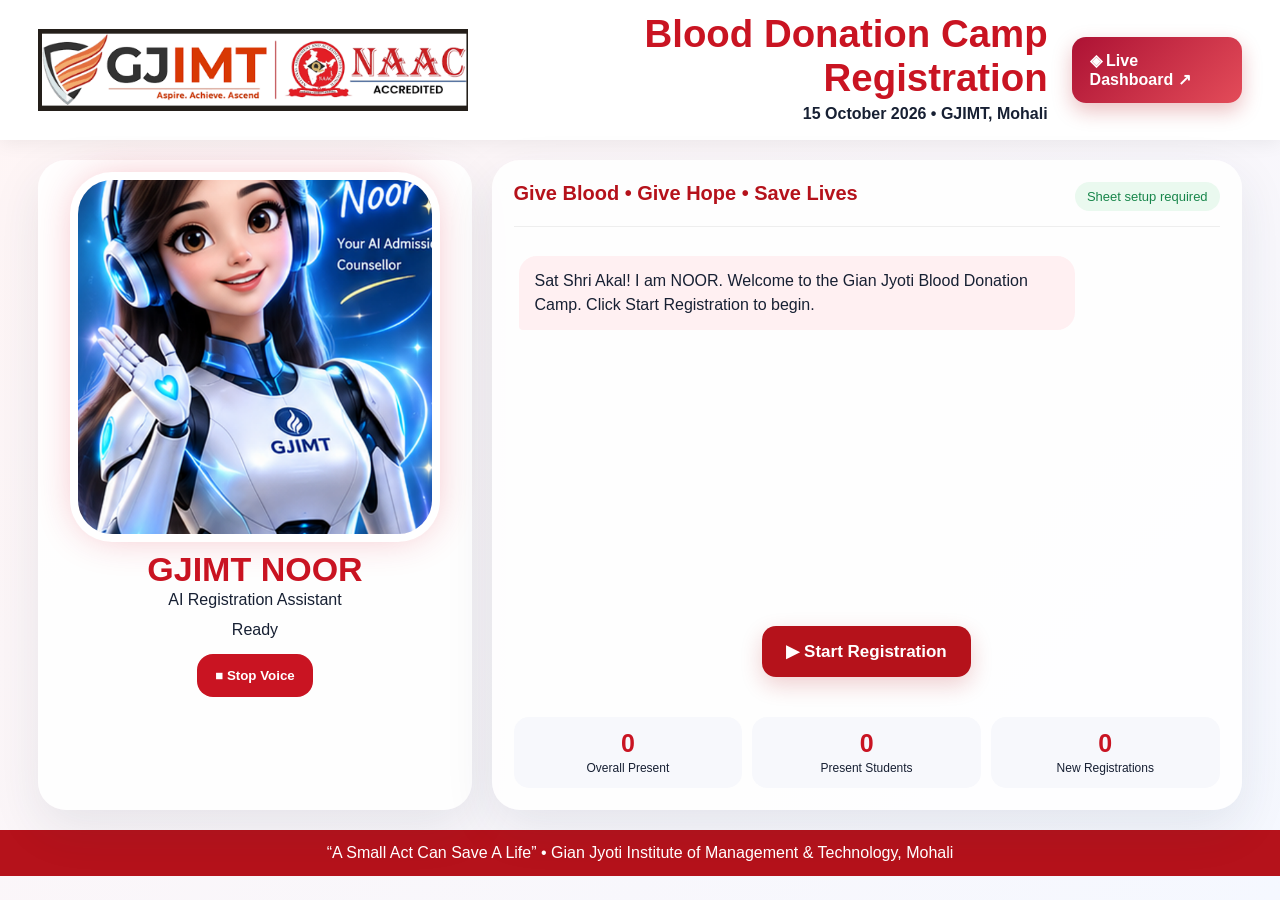
<file: index.html>
<!doctype html>
<html lang="en"><head><meta charset="utf-8"><meta name="viewport" content="width=device-width,initial-scale=1,viewport-fit=cover"><meta name="theme-color" content="#b5121b"><title>NOOR | Blood Donation Registration</title><link rel="stylesheet" href="style.css"></head>
<body>
<header><img src="gjimt_logo.png" alt="GJIMT"><div><h1>Blood Donation Camp Registration</h1><p>15 October 2026 • GJIMT, Mohali</p></div><a class="dashLink" href="dashboard.html">◈ Live Dashboard ↗</a></header>
<main>
<section class="noor"><div class="avatar" id="avatar"><img src="noor_ai.png" alt="NOOR"><div class="mouth"></div></div><h2>GJIMT NOOR</h2><p>AI Registration Assistant</p><div id="voiceState">Ready</div><div class="voiceButtons"><button id="stop">■ Stop Voice</button></div></section>
<section class="desk"><div class="hero"><b>Give Blood • Give Hope • Save Lives</b><span id="status">Ready</span></div><div id="chat" class="chat"></div>
<div id="startBox" class="startBox"><button id="startRegistration" class="startRegistration">▶ Start Registration</button></div>
<div id="actions" class="actions hidden"><button class="yes" data-answer="yes">✓ Yes, already registered</button><button class="no" data-answer="no">＋ No, not registered yet</button></div>
<div id="donorTypeChoice" class="donorTypeChoice hidden"><h3>Please select donor type</h3><p>Are you a Gian Jyotian or an outsider?</p><div class="actions"><button class="gj" id="gjBtn" type="button">🎓 Gian Jyotian</button><button class="outsider" id="outsiderBtn" type="button">👤 Non Gianjyotian</button></div></div>
<div id="inputBox" class="input hidden"><input id="input" placeholder="Type your answer here..."><button id="send">Send</button></div>
<form id="newForm" class="newForm hidden"><h3>New Donor Registration</h3><div class="formGrid"><label>Name<input name="name" required></label><label>Course<select name="course" required><option value="">Select Course</option><option>BCA</option><option>BBA</option><option>B.Com</option><option>MBA</option><option>MCA</option></select></label><label>Semester<select name="semester" required><option value="">Select Semester</option><option>1</option><option>2</option><option>3</option><option>4</option><option>5</option><option>6</option></select></label><label>Mobile<input name="mobile" inputmode="numeric" pattern="[0-9]{10}" maxlength="10" required placeholder="10 digit mobile"></label></div><div class="autoFields"><span>Already Registered: <b>NO</b></span><span>Present: <b>YES</b></span><span>Registration Type: <b>New Entry</b></span></div><button class="submitRegistration" type="submit">Save Registration & Mark Present</button></form>
<form id="outsiderForm" class="newForm hidden"><h3>Non Gianjyotian Donor Registration</h3><p class="formNote">Use this form for donors who are not GJIMT students.</p><div class="formGrid"><label>Name<input name="name" required placeholder="Full name"></label><label>Mobile<input name="mobile" inputmode="numeric" pattern="[0-9]{10}" maxlength="10" required placeholder="10 digit mobile"></label><label class="wideField">Organization / Institution <span class="optional">(optional)</span><input name="organization" placeholder="Company, college, organization, etc."></label></div><div class="autoFields"><span>Course: <b>OUTSIDER</b></span><span>Semester: <b>N/A</b></span><span>Already Registered: <b>NO</b></span><span>Present: <b>YES</b></span><span>Registration Type: <b>Outsider</b></span></div><button class="submitRegistration" type="submit">Register Outsider & Mark Present</button></form>
<div class="stats"><div><b id="total">0</b><span>Overall Present</span></div><div><b id="present">0</b><span>Present Students</span></div><div><b id="newCount">0</b><span>New Registrations</span></div></div></section>
</main><footer>“A Small Act Can Save A Life” • Gian Jyoti Institute of Management & Technology, Mohali</footer><script src="app.js"></script></body></html>
</file>
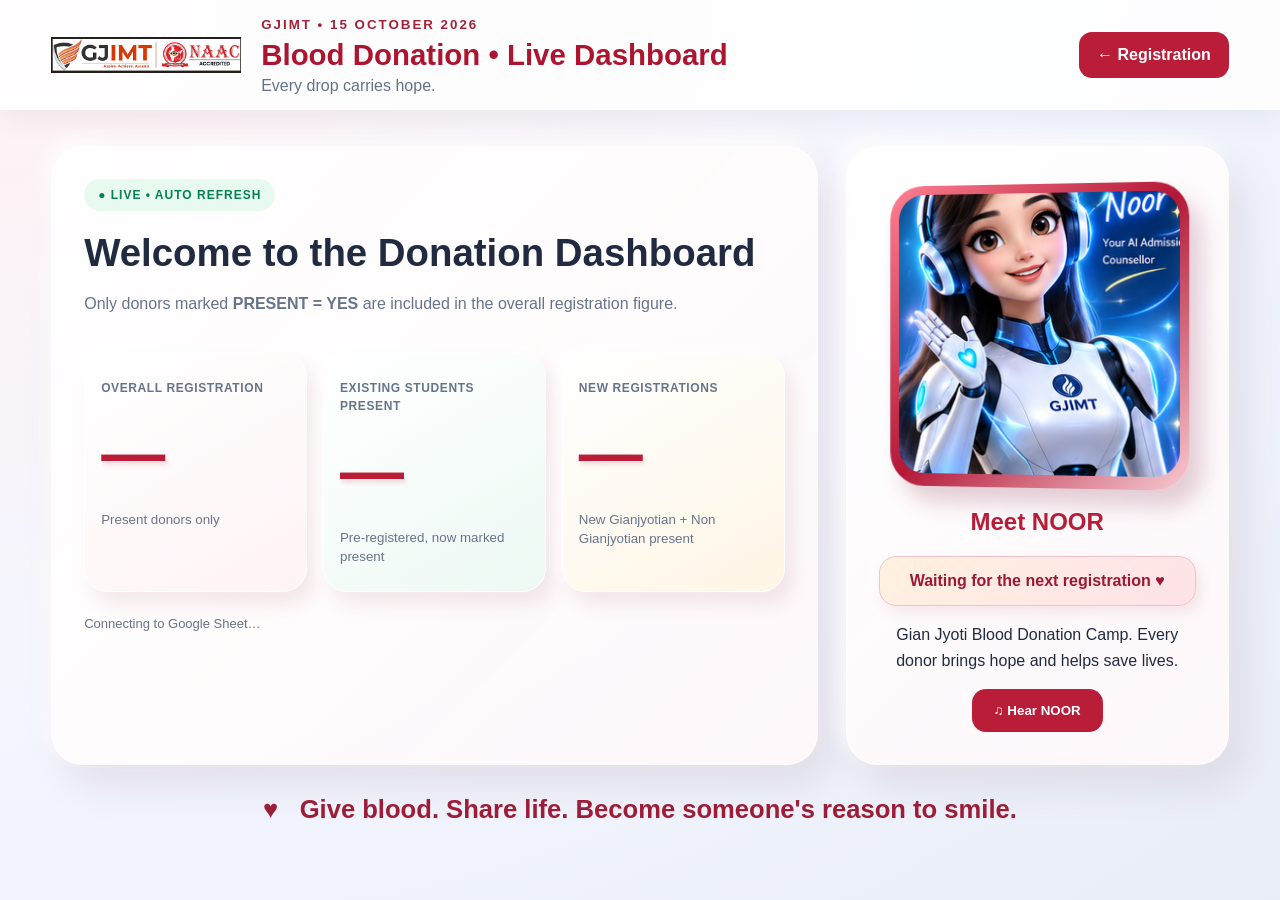
<file: dashboard.html>
<!doctype html><html lang="en"><head><meta charset="utf-8"><meta name="viewport" content="width=device-width,initial-scale=1"><title>NOOR | Live Dashboard</title><link rel="stylesheet" href="dashboard.css"></head><body><header><img src="gjimt_logo.png" alt="GJIMT"><div><small>GJIMT • 15 OCTOBER 2026</small><h1>Blood Donation • Live Dashboard</h1><p>Every drop carries hope.</p></div><a href="index.html">← Registration</a></header><main><div class="grid"><section class="intro"><div class="live">● LIVE • AUTO REFRESH</div><h2>Welcome to the Donation Dashboard</h2><p>Only donors marked <b>PRESENT = YES</b> are included in the overall registration figure.</p><div class="cards"><article><span>OVERALL REGISTRATION</span><strong id="total">—</strong><small>Present donors only</small></article><article><span>EXISTING STUDENTS PRESENT</span><strong id="existing">—</strong><small>Pre-registered, now marked present</small></article><article><span>NEW REGISTRATIONS</span><strong id="newCount">—</strong><small>New Gianjyotian + Non Gianjyotian present</small></article></div><p class="sync" id="sync">Connecting to Google Sheet…</p></section><aside class="noor"><div class="halo"><img src="noor_ai.png" alt="NOOR" id="avatar"></div><h2>Meet NOOR</h2><div class="donor-alert" id="donorAlert" aria-live="polite">Waiting for the next registration ♥</div><p id="line">Gian Jyoti Blood Donation Camp. Every donor brings hope and helps save lives.</p><button id="speak">♫ Hear NOOR</button></aside></div><div class="quote">♥ &nbsp; Give blood. Share life. Become someone's reason to smile.</div></main><script src="dashboard.js"></script></body></html>
</file>
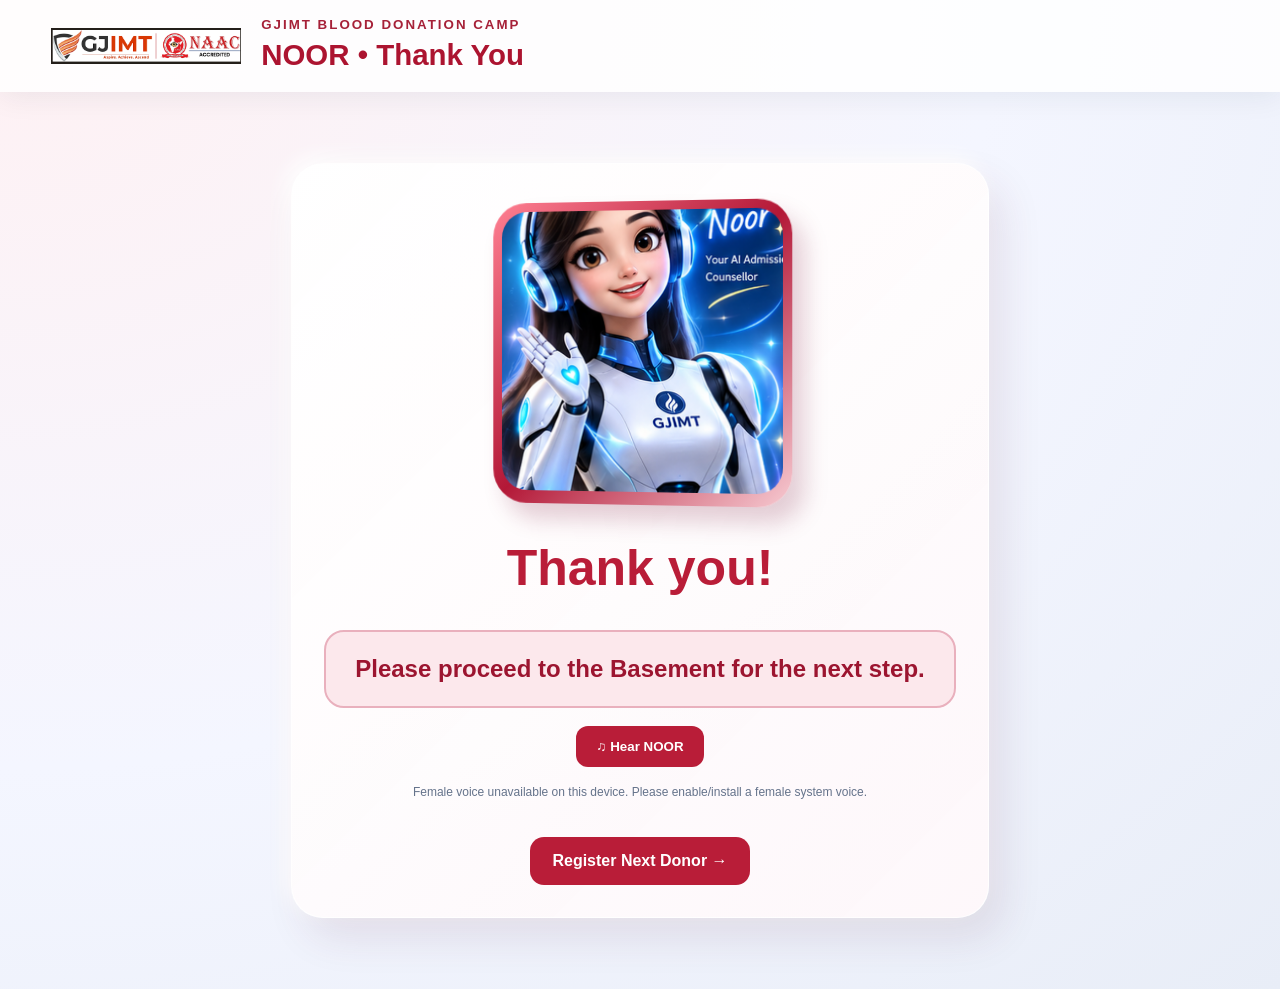
<file: welcome.html>
<!doctype html><html lang="en"><head><meta charset="utf-8"><meta name="viewport" content="width=device-width,initial-scale=1"><title>Thank You, Donor | NOOR</title><link rel="stylesheet" href="dashboard.css"><style>.thanks{max-width:800px;margin:35px auto;text-align:center}.thanks h1{color:#b91d38;font-size:clamp(30px,5vw,50px)}.thanks p{font-size:20px;line-height:1.6}.thanks .next{background:#fce8ec;border:2px solid #e9b0bd;padding:23px;border-radius:20px;font-size:24px;font-weight:bold;color:#9c1530}.thanks a{display:inline-block;margin:20px 8px 0;padding:15px 22px;border-radius:14px;background:#b91d38;color:white;text-decoration:none;font-weight:bold}</style></head><body><header><img src="gjimt_logo.png" alt="GJIMT"><div><small>GJIMT BLOOD DONATION CAMP</small><h1>NOOR • Thank You</h1></div></header><main class="thanks"><div class="noor"><div class="halo" id="halo"><img src="noor_ai.png" alt="NOOR"></div><h1>Thank you!</h1><div class="next">Please proceed to the Basement for the next step.</div><button id="hear" type="button" style="margin:18px 0;padding:13px 20px;border:0;border-radius:12px;background:#b91d38;color:#fff;font-weight:bold;cursor:pointer">♫ Hear NOOR</button><div id="voiceStatus" style="font-size:12px;color:#65738b"></div><br><a href="index.html">Register Next Donor →</a></div></main><script>
function noorFemaleVoice(){
 const vs=speechSynthesis.getVoices()||[];
 const preferred=['Microsoft Neerja','Microsoft Heera','Google हिन्दी','Google Hindi','Microsoft Swara','Veena','Lekha','Google UK English Female','Samantha','Karen','Moira','Tessa','Microsoft Zira'];
 for(const name of preferred){const v=vs.find(x=>x.name.toLowerCase().includes(name.toLowerCase()));if(v)return v;}
 return vs.find(v=>/^(hi|en)[-_ ]?IN/i.test(v.lang)&&/female|woman|neerja|heera|swara|veena|lekha/i.test(v.name))||vs.find(v=>/female|woman|neerja|heera|swara|veena|lekha|samantha|karen|zira/i.test(v.name))||null;
}

let voiceEnabled=false;
function speakReception(){
 if(!('speechSynthesis' in window))return;
 const v=noorFemaleVoice();
 if(!v){document.getElementById('voiceStatus').textContent='Female voice unavailable on this device. Please enable/install a female system voice.';return;}
 speechSynthesis.cancel();
 const u=new SpeechSynthesisUtterance('Thank you. Please proceed to the Basement for the next step.');
 u.voice=v;u.lang=v.lang||'en-IN';u.rate=1.02;u.pitch=1.10;u.volume=1;
 u.onstart=()=>document.getElementById('halo').classList.add('talking');
 u.onend=u.onerror=()=>document.getElementById('halo').classList.remove('talking');
 speechSynthesis.speak(u);
}
if('speechSynthesis' in window){speechSynthesis.onvoiceschanged=()=>{if(!voiceEnabled){voiceEnabled=true;speakReception()}}}
window.addEventListener('load',()=>setTimeout(()=>{voiceEnabled=true;speakReception()},350));
document.getElementById('hear').onclick=speakReception;
</script></body></html>
</file>
<file: style.css>
*{box-sizing:border-box}body{margin:0;font-family:Arial,sans-serif;background:linear-gradient(135deg,#fff5f5,#f5f8ff);color:#172033;min-height:100vh}header{display:flex;align-items:center;justify-content:space-between;gap:24px;padding:12px 3%;background:#fff;box-shadow:0 3px 18px #0001}header img{width:min(430px,48vw);height:auto}header div{text-align:right}header h1{margin:0;color:#c91422;font-size:clamp(22px,3vw,40px)}header p{margin:5px 0;font-weight:700}main{display:grid;grid-template-columns:minmax(280px,36%) 1fr;gap:20px;padding:20px 3%;max-width:1500px;margin:auto}.noor,.desk{background:#ffffffdd;border-radius:28px;box-shadow:0 18px 50px #23314b18}.noor{text-align:center;padding:20px;display:flex;flex-direction:column;align-items:center}.avatar{position:relative;width:min(390px,90%);aspect-ratio:1;overflow:hidden;border-radius:34px;box-shadow:0 0 0 8px #fff,0 0 40px #df243c55;transition:.25s}.avatar img{width:100%;height:100%;object-fit:cover}.avatar.speaking{animation:pulse .65s infinite alternate;box-shadow:0 0 0 9px #fff,0 0 55px #e51e3a}.mouth{position:absolute;width:42px;height:7px;border-radius:50%;background:#7c1421;left:50%;bottom:30.5%;transform:translateX(-50%);opacity:0}.speaking .mouth{opacity:.75;animation:mouth .18s infinite alternate}@keyframes mouth{to{height:18px;width:34px}}@keyframes pulse{to{transform:scale(1.015)}}.noor h2{font-size:34px;color:#c91422;margin:16px 0 2px}.noor p{margin:0 0 12px}.voiceButtons{display:flex;gap:10px;margin-top:15px}.voiceButtons button,.actions button,#send{border:0;border-radius:16px;padding:14px 18px;font-weight:700;cursor:pointer}.voiceButtons button:first-child,#send{background:#c91422;color:white}.desk{padding:22px;display:flex;flex-direction:column;min-height:650px}.hero{display:flex;justify-content:space-between;font-size:20px;color:#b5121b;padding-bottom:15px;border-bottom:1px solid #eee}.hero span{font-size:13px;background:#eaf9ef;color:#18864b;padding:7px 12px;border-radius:20px}.chat{flex:1;max-height:480px;overflow:auto;padding:20px 5px}.msg{max-width:80%;padding:13px 16px;border-radius:18px;margin:9px 0;line-height:1.5}.bot{background:#fff0f2;border-bottom-left-radius:4px}.user{background:#e9f1ff;margin-left:auto;border-bottom-right-radius:4px}.actions{display:flex;gap:12px;flex-wrap:wrap;margin:8px 0}.actions .yes{background:#20a653;color:#fff}.actions .no{background:#fff;color:#c91422;border:2px solid #c91422}.input{display:flex;gap:10px;margin-top:10px}.input input{flex:1;padding:15px;border:1px solid #d9ddea;border-radius:15px;font-size:16px}.stats{display:grid;grid-template-columns:repeat(3,1fr);gap:10px;margin-top:18px}.stats div{background:#f7f8fc;border-radius:15px;padding:12px;text-align:center}.stats b{display:block;font-size:25px;color:#c91422}.stats span{font-size:12px}footer{background:#b5121b;color:#fff;text-align:center;padding:14px}@media(max-width:760px){header{flex-direction:column}header img{width:92%}header div{text-align:center}main{grid-template-columns:1fr;padding:12px}.avatar{width:min(300px,82vw)}.desk{min-height:600px}.actions{flex-direction:column}.msg{max-width:92%}.stats{grid-template-columns:1fr 1fr 1fr}.stats span{font-size:10px}}
.hidden{display:none!important}.startBox{text-align:center;padding:22px}.startRegistration,.submitRegistration{border:0;border-radius:14px;padding:15px 24px;font-size:17px;font-weight:700;background:#b5121b;color:white;cursor:pointer;box-shadow:0 8px 22px #b5121b33}.newForm{margin:18px;padding:20px;border:1px solid #eadde0;border-radius:18px;background:#fff}.newForm h3{margin-top:0;color:#8f0e16}.formGrid{display:grid;grid-template-columns:1fr 1fr;gap:14px}.formGrid label{font-weight:600;font-size:13px}.formGrid input,.formGrid select{width:100%;box-sizing:border-box;margin-top:6px;padding:12px;border:1px solid #d9d9df;border-radius:10px;font:inherit}.autoFields{display:flex;gap:10px;flex-wrap:wrap;margin:15px 0}.autoFields span{background:#f7f7f9;border-radius:999px;padding:8px 12px;font-size:12px}.submitRegistration{width:100%}@media(max-width:650px){.formGrid{grid-template-columns:1fr}.newForm{margin:10px}.startRegistration{width:100%}}

/* Outsider / guest donor */
.actions .outsider{background:#6b21a8;color:#fff;border:none;}
.actions .outsider:hover{filter:brightness(.95);}
.formNote{margin:-4px 0 14px;color:#5b6472;}
.formGrid .wideField{grid-column:1/-1;}
.optional{font-weight:400;color:#7b8492;font-size:.9em;}

.donorTypeChoice{margin:14px 0;padding:18px;border:1px solid #eadde0;border-radius:18px;background:#fff7f8;text-align:center}.donorTypeChoice h3{margin:0 0 6px;color:#8f0e16}.donorTypeChoice p{margin:0 0 14px}.actions .gj{background:#1457a6;color:#fff;border:none}.donorTypeChoice .actions{justify-content:center}.donorTypeChoice .actions button{min-width:190px}

.dashLink{display:inline-block;background:linear-gradient(135deg,#ad1234,#e34c59);color:#fff;padding:14px 18px;border-radius:14px;text-decoration:none;font-weight:800;box-shadow:0 8px 20px #b5121b44}
@media(max-width:760px){.dashLink{margin:auto}}
</file>
<file: dashboard.css>
*{box-sizing:border-box}body{margin:0;min-height:100vh;background:radial-gradient(ellipse at top left,#fff1f3,#f4f6ff 55%,#e8edf7);font-family:Arial,sans-serif;color:#202b42}header{display:flex;align-items:center;gap:20px;padding:15px 4%;background:#fffd;box-shadow:0 4px 30px #14243a13}header img{width:190px;max-height:70px;object-fit:contain}header h1{font-size:clamp(18px,2.3vw,30px);margin:5px 0;color:#ac1430}header small{letter-spacing:2px;font-weight:bold;color:#a62138}header p{margin:0;color:#63718b}header a{margin-left:auto;text-decoration:none;color:white;background:#b91d38;border-radius:13px;padding:14px 18px;font-weight:bold}main{max-width:1450px;margin:auto;padding:36px 4%}.grid{display:grid;grid-template-columns:1.7fr .85fr;gap:28px}.intro,.noor{border:1px solid #ffffffcc;background:linear-gradient(135deg,#ffffffed,#fff8fae8);box-shadow:14px 20px 40px #5b25411b,-6px -6px 20px #fff;border-radius:32px;padding:32px}.intro h2{font-size:clamp(25px,3vw,42px);margin:20px 0 12px}.intro>p{color:#66748a;line-height:1.6}.live{display:inline-block;border-radius:30px;background:#e8faef;color:#078151;padding:9px 14px;font-size:12px;font-weight:bold;letter-spacing:1px}.cards{display:grid;grid-template-columns:repeat(3,1fr);gap:16px;margin-top:36px}.cards article{min-height:210px;background:linear-gradient(150deg,#fff,#fff3f5);border:1px solid #fff;border-radius:24px;padding:24px 16px;box-shadow:8px 12px 18px #8d39501b,-4px -4px 14px #fff;transition:transform .2s}.cards article:hover{transform:translateY(-7px) rotateX(3deg)}.cards article:nth-child(2){background:linear-gradient(150deg,#fff,#edf9f4)}.cards article:nth-child(3){background:linear-gradient(150deg,#fff,#fff5e5)}.cards span{font-size:12px;font-weight:800;letter-spacing:.6px;color:#66748a}.cards strong{display:block;font-size:clamp(42px,5vw,72px);margin:20px 0;color:#b91d38;text-shadow:2px 4px 4px #b91d3822}.cards small{color:#67758b;line-height:1.4}.noor{text-align:center}.halo{width:min(300px,100%);aspect-ratio:1;margin:5px auto 20px;padding:9px;background:linear-gradient(135deg,#ff8092,#b31837,#f7cbd2);border-radius:34px;box-shadow:12px 16px 22px #7b1b3d35;transform:perspective(700px) rotateY(-5deg)}.halo img{width:100%;height:100%;object-fit:cover;border-radius:26px}.halo.talking{animation:pulse .5s infinite alternate}@keyframes pulse{to{transform:perspective(700px) rotateY(5deg) scale(1.025)}}.noor h2{color:#b91d38}.noor p{line-height:1.6}.noor button{background:#b91d38;color:#fff;border:0;border-radius:14px;padding:14px 22px;cursor:pointer;font-weight:bold}.quote{margin:30px 0;text-align:center;font-size:clamp(18px,2vw,27px);font-weight:bold;color:#9d1d37}.sync{font-size:13px!important;margin-top:22px}@media(max-width:1050px){.grid{grid-template-columns:1fr}.cards{grid-template-columns:repeat(3,1fr)}}@media(max-width:650px){header{flex-wrap:wrap}.cards{grid-template-columns:1fr}.cards article{min-height:155px}.intro,.noor{padding:20px}header a{margin-left:0}}.donor-alert{margin:15px 0;padding:15px;background:linear-gradient(130deg,#fff1df,#ffe2e8);border:1px solid #edc4cb;border-radius:17px;font-weight:800;color:#9e1833;box-shadow:5px 7px 14px #a3293b18}
</file>
